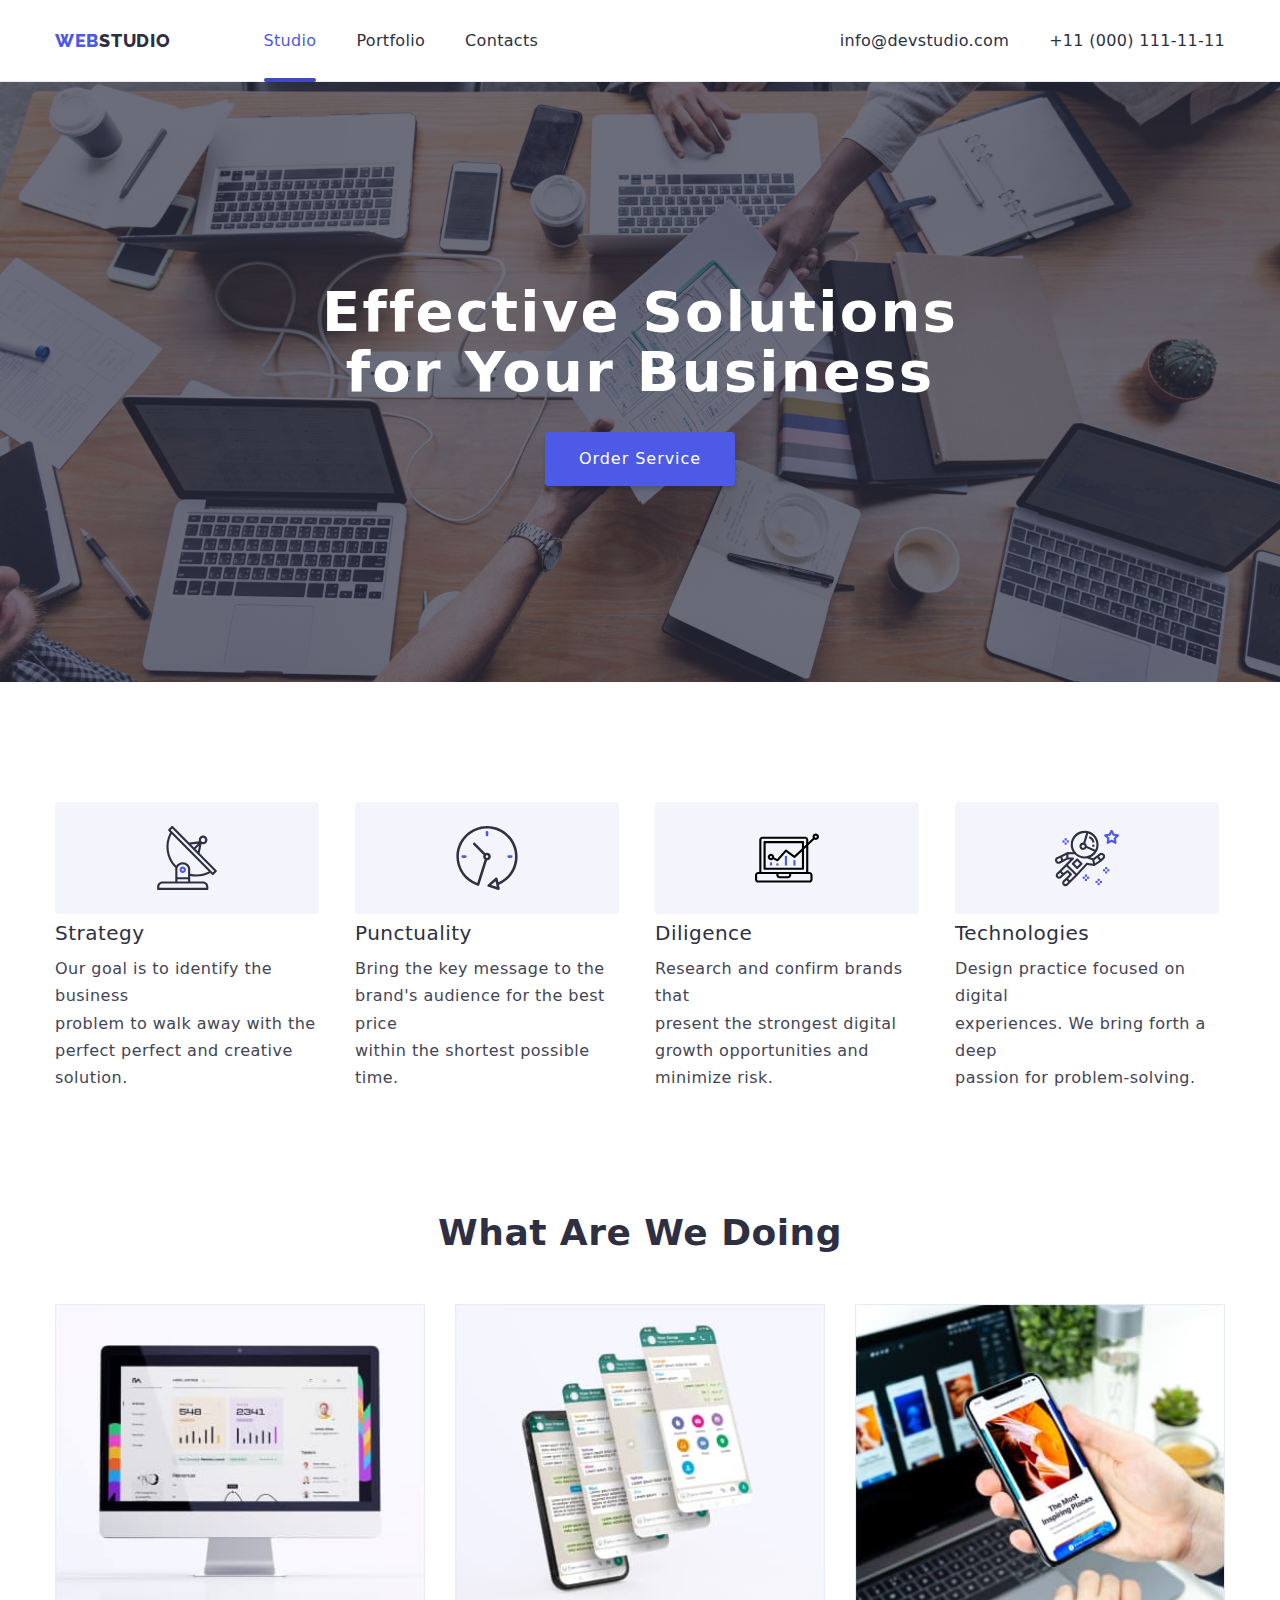
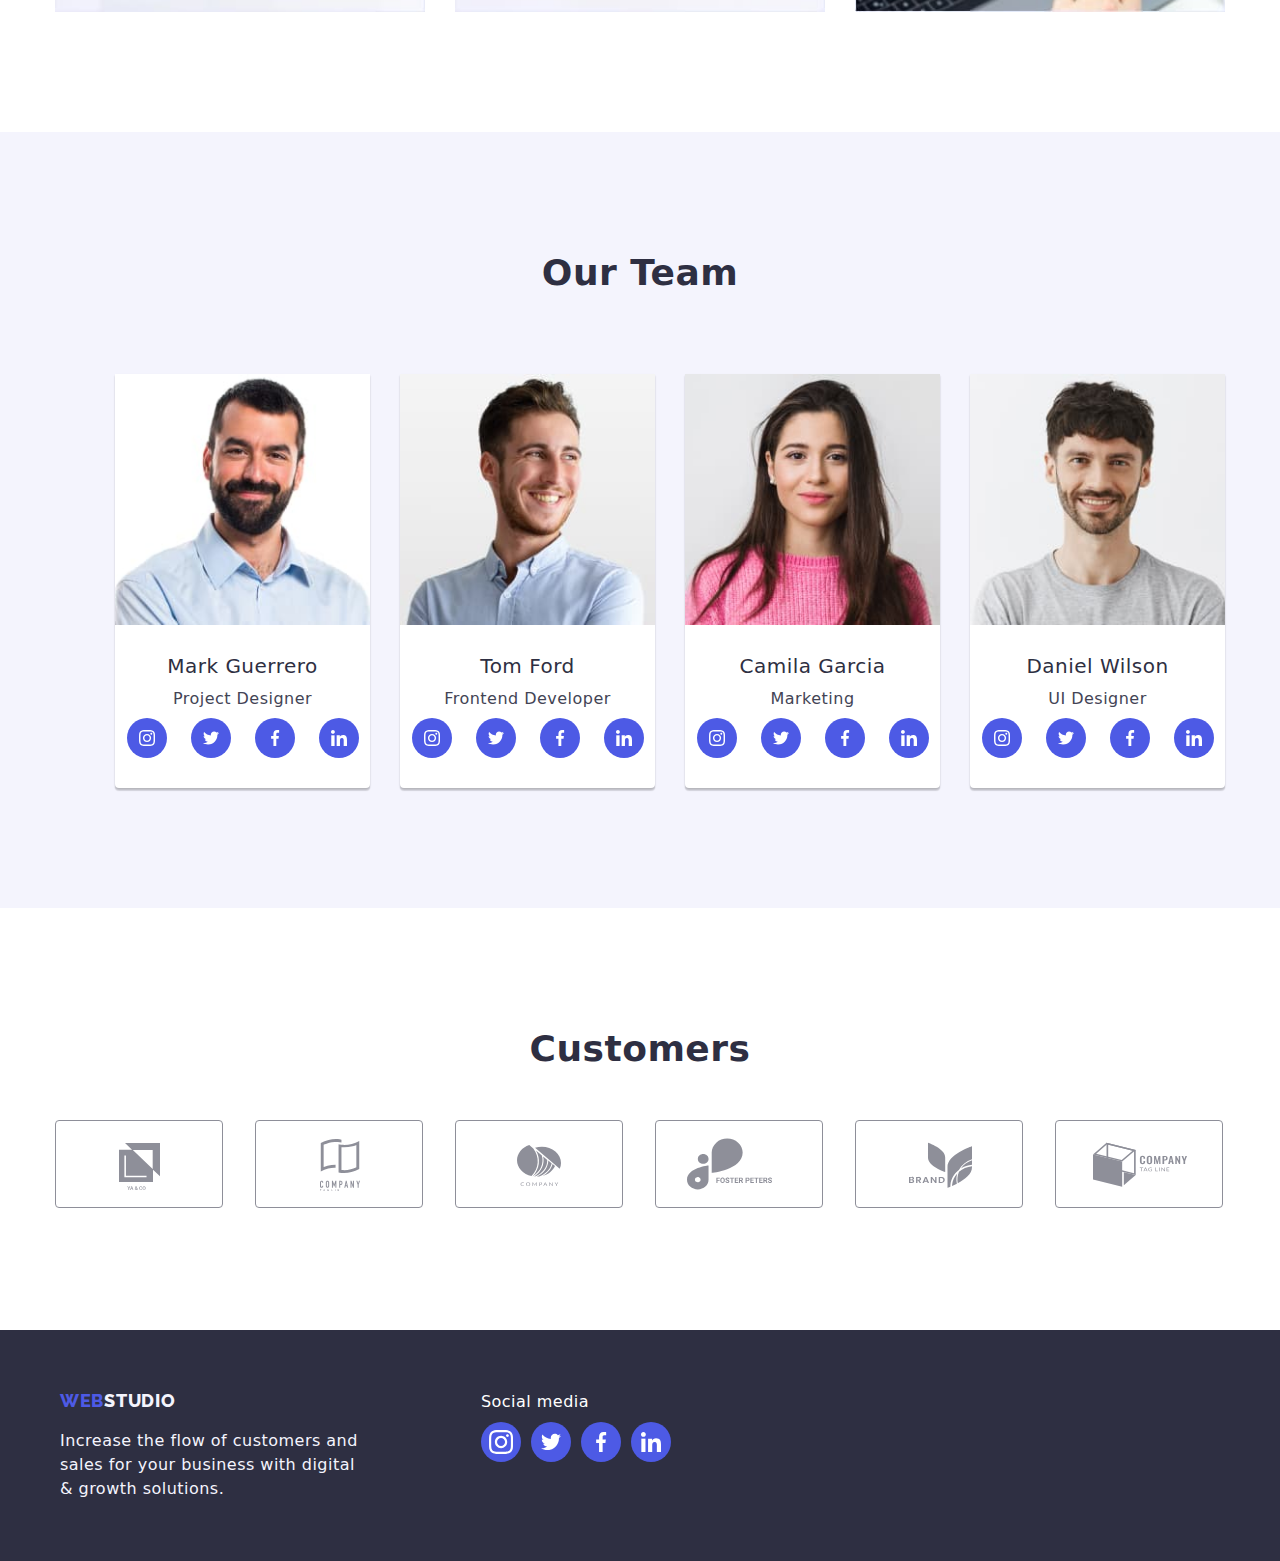
<file: index.html>
<!DOCTYPE html>
<html lang="en">
  <head>
    <meta charset="UTF-8" />
    <meta name="viewport" content="width=device-width, initial-scale=1.0" />
    <title>Studio</title>
    <link rel="stylesheet" href="./css/styles.css" />
    <link rel="preconnect" href="https://fonts.googleapis.com" />
    <link rel="preconnect" href="https://fonts.gstatic.com" />
    <link
      rel="stylesheet"
      href="https://fonts.googleapis.com/css2?family=Raleway:wght@800&family=Roboto:wght@400;500;700;900&display=swap"
    />
    <link
      rel="stylesheet"
      href="https://cdnjs.cloudflare.com/ajax/libs/modern-normalize/2.0.0/modern-normalize.min.css"
    />
  </head>
  <body>
    <!-- Header section -->
    <header class="page-header">
      <div class="container menu">
        <nav class="navigation">
          <a class="logo link" href="index.html">
            <span class="logo">WEB</span><span class="studio">STUDIO</span>
          </a>

          <ul class="nav-menu list">
            <li class="item">
              <a
                class="page link current"
                href="index.html"
                rel="nopener noreferrer"
                >Studio</a
              >
            </li>
            <li class="item">
              <a
                class="page link"
                href="portfolio.html"
                rel="nopener noreferrer"
                >Portfolio</a
              >
            </li>
            <li class="item">
              <a class="page link" href="">Contacts</a>
            </li>
          </ul>
        </nav>

        <!-- Contact Section-->
        <ul class="contacts-menu list">
          <li class="item">
            <a class="contact link" href="mailto:info@devstudio.com"
              >info@devstudio.com</a
            >
          </li>
          <li class="item">
            <a class="contact link" href="tel:+110001111111"
              >+11 (000) 111-11-11</a
            >
          </li>
        </ul>
      </div>
    </header>

    <!-- Main section -->
    <main>
      <!-- Section 1 -->
      <section class="hero">
        <div class="container">
          <h1 class="hero-title">
            Effective Solutions <br />
            for Your Business
          </h1>
          <button class="button primary" type="button" data-modal-open>
            Order Service
          </button>
        </div>
      </section>

      <!-- Section 2 -->
      <section class="section">
        <div class="container">
          <ul class="benefits list">
            <li class="item">
              <div class="icon">
                <svg class="item-icon" width="64px" height="64px">
                  <use href="./images/icons.svg#antenna-icon"></use>
                </svg>
              </div>
              <h3 class="title">Strategy</h3>
              <p class="description">
                Our goal is to identify the business <br />
                problem to walk away with the <br />
                perfect perfect and creative solution.
              </p>
            </li>
            <li class="item">
              <div class="icon">
                <svg class="item-icon" width="64px" height="64px">
                  <use href="./images/icons.svg#clock-icon"></use>
                </svg>
              </div>
              <h3 class="title">Punctuality</h3>
              <p class="description">
                Bring the key message to the <br />
                brand's audience for the best price <br />
                within the shortest possible time.
              </p>
            </li>
            <li class="item">
              <div class="icon">
                <svg class="item-icon" width="64px" height="64px">
                  <use href="./images/icons.svg#diagram-icon"></use>
                </svg>
              </div>
              <h3 class="title">Diligence</h3>
              <p class="description">
                Research and confirm brands that <br />
                present the strongest digital <br />
                growth opportunities and minimize risk.
              </p>
            </li>
            <li class="item">
              <div class="icon">
                <svg class="item-icon" width="64px" height="64px">
                  <use href="./images/icons.svg#astronaut-icon"></use>
                </svg>
              </div>
              <h3 class="title">Technologies</h3>
              <p class="description">
                Design practice focused on digital <br />
                experiences. We bring forth a deep <br />
                passion for problem-solving.
              </p>
            </li>
          </ul>
        </div>
      </section>

      <!-- Section 3 -->
      <section class="section no-top-padding">
        <div class="container">
          <!-- What We Do section -->
          <h2 class="section-title">What Are We Doing</h2>

          <ul class="what-we-do list">
            <li class="item">
              <img
                src="images/img-1.jpg"
                alt="Monitor"
                width="370"
                height="294"
                class="image"
              />
            </li>
            <li class="item">
              <img
                src="images/img-2.jpg"
                alt="Phone"
                width="370"
                height="294"
                class="image"
              />
            </li>
            <li class="item">
              <img
                src="images/img-3.jpg"
                alt="Application"
                width="370"
                height="294"
                class="image"
              />
            </li>
          </ul>
        </div>
      </section>

      <!-- Section 4 -->
      <section class="section bg-team">
        <div class="container">
          <!-- Our team section -->
          <h2 class="section-title">Our Team</h2>
          <ul class="team list">
            <li class="item">
              <img
                src="images/mark-guerrero.jpg"
                alt="Project Designer"
                width="270"
                height="260"
                class="image"
              />
              <h3 class="name">Mark Guerrero</h3>
              <p class="position">Project Designer</p>
              <ul class="social-team list">
                <li class="icon-item">
                  <a
                    class="link"
                    href="http://instagram.com"
                    target="_blank"
                    rel="nopener noreferrer"
                  >
                    <svg class="team-social-icon" width="16" height="16">
                      <use href="./images/icons.svg#instagram-icon"></use>
                    </svg>
                  </a>
                </li>
                <li class="icon-item">
                  <a
                    class="link"
                    href="http://twitter.com"
                    target="_blank"
                    rel="nopener noreferrer"
                  >
                    <svg class="team-social-icon" width="16" height="16">
                      <use href="./images/icons.svg#twitter-icon"></use>
                    </svg>
                  </a>
                </li>
                <li class="icon-item">
                  <a
                    class="link"
                    href="http://facebook.com"
                    target="_blank"
                    rel="nopener noreferrer"
                  >
                    <svg class="team-social-icon" width="16" height="16">
                      <use href="./images/icons.svg#facebook.icon"></use>
                    </svg>
                  </a>
                </li>
                <li class="icon-item">
                  <a
                    class="link"
                    href="http://linkedin.com"
                    target="_blank"
                    rel="nopener noreferrer"
                  >
                    <svg class="team-social-icon" width="16" height="16">
                      <use href="./images/icons.svg#linkedin-icon"></use>
                    </svg>
                  </a>
                </li>
              </ul>
            </li>

            <li class="item">
              <img
                src="images/tom-ford.jpg"
                alt="Frontend Developer"
                width="270"
                height="260"
                class="image"
              />
              <h3 class="name">Tom Ford</h3>
              <p class="position">Frontend Developer</p>
              <ul class="social-team list">
                <li class="icon-item">
                  <a
                    class="link"
                    href="http://instagram.com"
                    target="_blank"
                    rel="nopener noreferrer"
                  >
                    <svg class="team-social-icon" width="16" height="16">
                      <use href="./images/icons.svg#instagram-icon"></use>
                    </svg>
                  </a>
                </li>
                <li class="icon-item">
                  <a
                    class="link"
                    href="http://twitter.com"
                    target="_blank"
                    rel="nopener noreferrer"
                  >
                    <svg class="team-social-icon" width="16" height="16">
                      <use href="./images/icons.svg#twitter-icon"></use>
                    </svg>
                  </a>
                </li>
                <li class="icon-item">
                  <a
                    class="link"
                    href="http://facebook.com"
                    target="_blank"
                    rel="nopener noreferrer"
                  >
                    <svg class="team-social-icon" width="16" height="16">
                      <use href="./images/icons.svg#facebook.icon"></use>
                    </svg>
                  </a>
                </li>
                <li class="icon-item">
                  <a
                    class="link"
                    href="http://linkedin.com"
                    target="_blank"
                    rel="nopener noreferrer"
                  >
                    <svg class="team-social-icon" width="16" height="16">
                      <use href="./images/icons.svg#linkedin-icon"></use>
                    </svg>
                  </a>
                </li>
              </ul>
            </li>
            <li class="item">
              <img
                src="images/camila-garcia.jpg"
                alt="Marketing"
                width="270"
                height="260"
                class="image"
              />
              <h3 class="name">Camila Garcia</h3>
              <p class="position">Marketing</p>
              <ul class="social-team list">
                <li class="icon-item">
                  <a
                    class="link"
                    href="http://instagram.com"
                    target="_blank"
                    rel="nopener noreferrer"
                  >
                    <svg class="team-social-icon" width="16" height="16">
                      <use href="./images/icons.svg#instagram-icon"></use>
                    </svg>
                  </a>
                </li>
                <li class="icon-item">
                  <a
                    class="link"
                    href="http://twitter.com"
                    target="_blank"
                    rel="nopener noreferrer"
                  >
                    <svg class="team-social-icon" width="16" height="16">
                      <use href="./images/icons.svg#twitter-icon"></use>
                    </svg>
                  </a>
                </li>
                <li class="icon-item">
                  <a
                    class="link"
                    href="http://facebook.com"
                    target="_blank"
                    rel="nopener noreferrer"
                  >
                    <svg class="team-social-icon" width="16" height="16">
                      <use href="./images/icons.svg#facebook.icon"></use>
                    </svg>
                  </a>
                </li>
                <li class="icon-item">
                  <a
                    class="link"
                    href="http://linkedin.com"
                    target="_blank"
                    rel="nopener noreferrer"
                  >
                    <svg class="team-social-icon" width="16" height="16">
                      <use href="./images/icons.svg#linkedin-icon"></use>
                    </svg>
                  </a>
                </li>
              </ul>
            </li>
            <li class="item">
              <img
                src="images/daniel-wilson.jpg"
                alt="UI Designer"
                width="270"
                height="260"
                class="image"
              />
              <h3 class="name">Daniel Wilson</h3>
              <p class="position">UI Designer</p>
              <ul class="social-team list">
                <li class="icon-item">
                  <a
                    class="link"
                    href="http://instagram.com"
                    target="_blank"
                    rel="nopener noreferrer"
                  >
                    <svg class="team-social-icon" width="16" height="16">
                      <use href="./images/icons.svg#instagram-icon"></use>
                    </svg>
                  </a>
                </li>
                <li class="icon-item">
                  <a
                    class="link"
                    href="http://twitter.com"
                    target="_blank"
                    rel="nopener noreferrer"
                  >
                    <svg class="team-social-icon" width="16" height="16">
                      <use href="./images/icons.svg#twitter-icon"></use>
                    </svg>
                  </a>
                </li>
                <li class="icon-item">
                  <a
                    class="link"
                    href="http://facebook.com"
                    target="_blank"
                    rel="nopener noreferrer"
                  >
                    <svg class="team-social-icon" width="16" height="16">
                      <use href="./images/icons.svg#facebook.icon"></use>
                    </svg>
                  </a>
                </li>
                <li class="icon-item">
                  <a
                    class="link"
                    href="http://linkedin.com"
                    target="_blank"
                    rel="nopener noreferrer"
                  >
                    <svg class="team-social-icon" width="16" height="16">
                      <use href="./images/icons.svg#linkedin-icon"></use>
                    </svg>
                  </a>
                </li>
              </ul>
            </li>
          </ul>
        </div>
      </section>

      <!-- Customers Section -->
      <section class="section">
        <div class="container">
          <!-- Customers -->
          <h2 class="section-title">Customers</h2>
          <ul class="partners list">
            <li class="item">
              <a class="customer-link link" href="" aria-label="Client 1"
                ><svg class="customer-icon" width="104" height="56">
                  <use href="./images/icons.svg#client-1-icon"></use></svg
              ></a>
            </li>
            <li class="item">
              <a class="customer-link link" href="" aria-label="Client 2"
                ><svg class="customer-icon" width="104" height="56">
                  <use href="./images/icons.svg#client-2-icon"></use></svg
              ></a>
            </li>
            <li class="item">
              <a class="customer-link link" href="" aria-label="Client 3"
                ><svg class="customer-icon" width="104" height="56">
                  <use href="./images/icons.svg#client-3-icon"></use></svg
              ></a>
            </li>
            <li class="item">
              <a class="customer-link link" href="" aria-label="Client 4"
                ><svg class="customer-icon" width="104" height="56">
                  <use href="./images/icons.svg#client-4-icon"></use></svg
              ></a>
            </li>
            <li class="item">
              <a class="customer-link link" href="" aria-label="Client 5"
                ><svg class="customer-icon" width="104" height="56">
                  <use href="./images/icons.svg#client-5-icon"></use></svg
              ></a>
            </li>
            <li class="item">
              <a class="customer-link link" href="" aria-label="Client 6"
                ><svg class="customer-icon" width="104" height="56">
                  <use href="./images/icons.svg#client-6-icon"></use></svg
              ></a>
            </li>
          </ul>
        </div>
      </section>
    </main>

    <!-- Footer section -->
    <footer class="page-footer">
      <div class="container">
        <!-- Main footer -->
        <div class="footer">
          <div class="footer-address">
            <a class="logo link" href="index.html">
              <span class="logo">WEB</span
              ><span class="studio-footer">STUDIO</span>
            </a>
            <p class="footer-description">
              Increase the flow of customers and<br />
              sales for your business with digital<br />
              & growth solutions.
            </p>
          </div>

          <div class="footer-block">
            <b class="footer-heading">Social media</b>
            <ul class="social-footer list">
              <li class="icon-item">
                <a
                  class="link"
                  href="http://instagram.com"
                  target="_blank"
                  rel="nopener noreferrer"
                  aria-label="Link to Instagram"
                >
                  <svg class="footer-social-icon" width="24" height="24">
                    <use href="./images/icons.svg#instagram-icon"></use>
                  </svg>
                </a>
              </li>
              <li class="icon-item">
                <a
                  class="link"
                  href="http://twitter.com"
                  target="_blank"
                  rel="nopener noreferrer"
                  aria-label="Link to Twitter"
                >
                  <svg class="footer-social-icon" width="20" height="20">
                    <use href="./images/icons.svg#twitter-icon"></use>
                  </svg>
                </a>
              </li>
              <li class="icon-item">
                <a
                  class="link"
                  href="http://facebook.com"
                  target="_blank"
                  rel="nopener noreferrer"
                  aria-label="Link to Facebook"
                >
                  <svg class="footer-social-icon" width="20" height="20">
                    <use href="./images/icons.svg#facebook.icon"></use>
                  </svg>
                </a>
              </li>
              <li class="icon-item">
                <a
                  class="link"
                  href="http://linkedin.com"
                  target="_blank"
                  rel="nopener noreferrer"
                  aria-label="Link to LinkedIn"
                >
                  <svg class="footer-social-icon" width="20" height="20">
                    <use href="./images/icons.svg#linkedin-icon"></use>
                  </svg>
                </a>
              </li>
            </ul>
          </div>
        </div>
      </div>
    </footer>

    <!-- MODAL -->
    <div class="backdrop is-hidden" data-modal>
      <div class="modal">
        <button type="button" class="modal-close" data-modal-close>
          <svg class="modal-close-icon" width="8" height="8">
            <use href="./images/icons.svg#close-icon"></use>
          </svg>
        </button>
      </div>
    </div>

    <!-- AOS SCRIPTS -->
    <script src="https://unpkg.com/aos@2.3.1/dist/aos.js"></script>

    <!-- INITIALIZE AOS -->
    <script>
      AOS.init();
    </script>

    <!-- MODAL SCRIPT -->
    <script src="./js/modal.js"></script>
  </body>
</html>
</file>
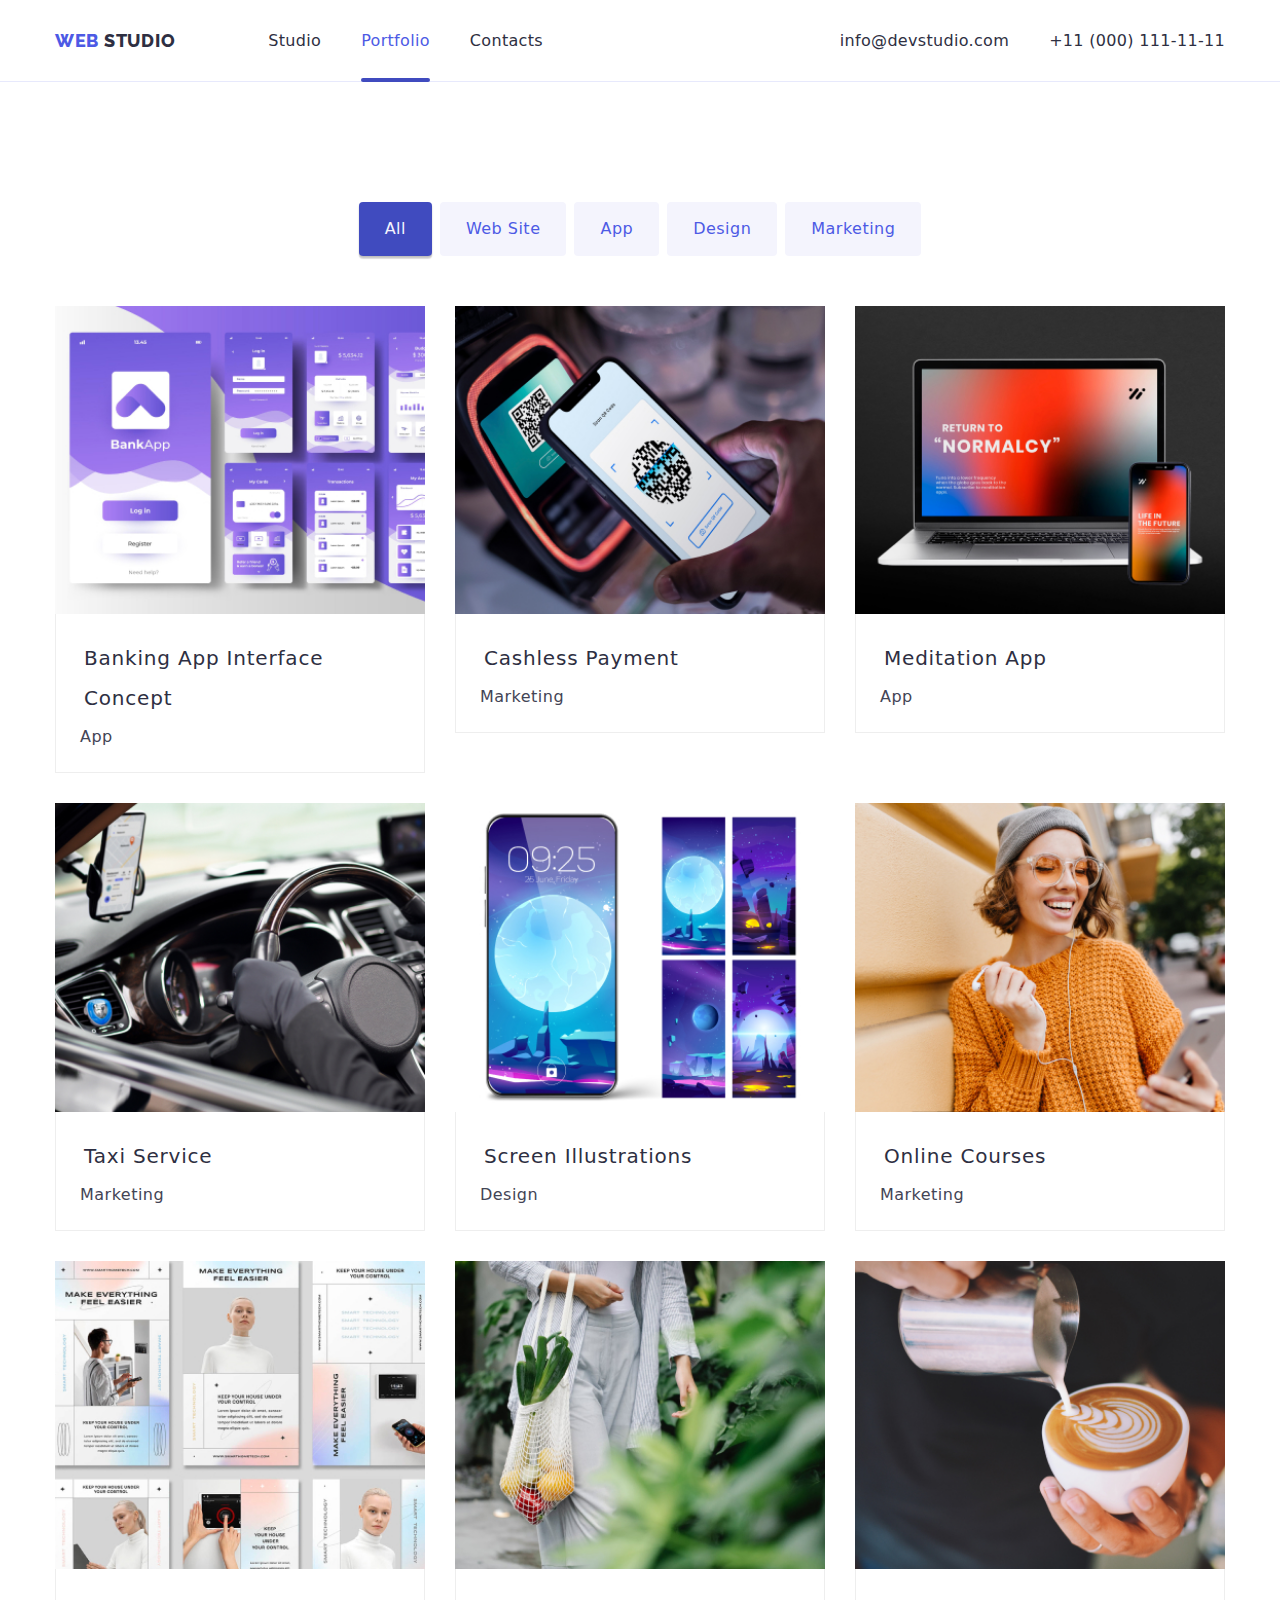
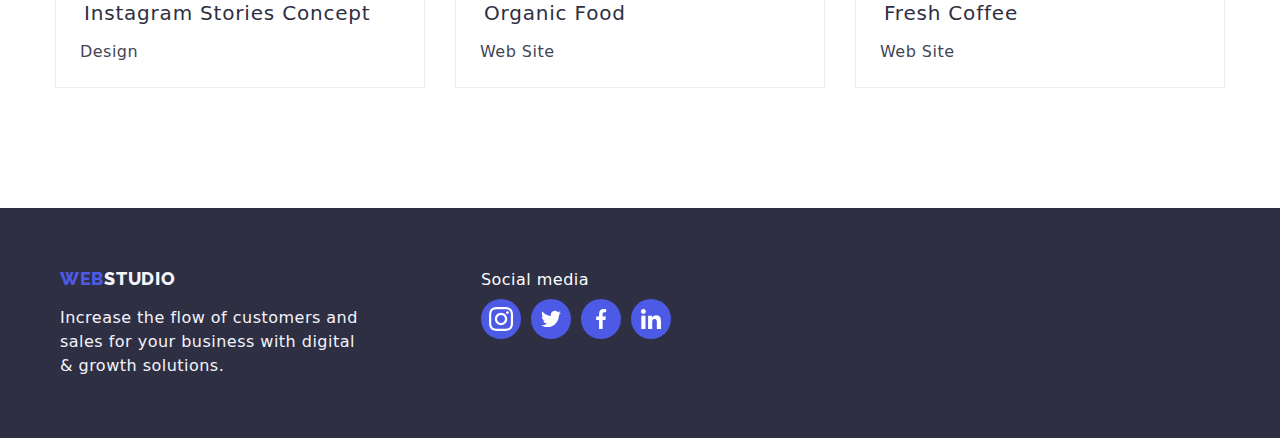
<file: portfolio.html>
<!DOCTYPE html>
<html lang="en">
  <head>
    <meta charset="UTF-8" />
    <meta name="viewport" content="width=device-width, initial-scale=1.0" />
    <title>Portfolio</title>
    <link rel="stylesheet" href="./css/styles.css" />
    <link rel="preconnect" href="https://fonts.googleapis.com" />
    <link rel="preconnect" href="https://fonts.gstatic.com" />
    <link
      rel="stylesheet"
      href="https://fonts.googleapis.com/css2?family=Raleway:wght@800&family=Roboto:wght@400;500;700;900&display=swap"
    />
    <link
      rel="stylesheet"
      href="https://cdnjs.cloudflare.com/ajax/libs/modern-normalize/2.0.0/modern-normalize.min.css"
    />
  </head>
  <body>
    <!-- Header section -->
    <header class="page-header">
      <div class="container menu">
        <nav class="navigation">
          <a class="logo link" href="index.html">
            <span class="logo">WEB</span> <span class="studio">STUDIO</span>
          </a>

          <ul class="nav-menu list">
            <li class="item">
              <a class="page link" href="index.html" rel="nopener noreferrer"
                >Studio</a
              >
            </li>
            <li class="item">
              <a
                class="page link current"
                href="portfolio.html"
                rel="nopener noreferrer"
                >Portfolio</a
              >
            </li>
            <li class="item">
              <a class="page link" href="">Contacts</a>
            </li>
          </ul>
        </nav>

        <!-- Contact Section-->
        <ul class="contacts-menu list">
          <li class="item">
            <a class="contact link" href="mailto:info@devstudio.com"
              >info@devstudio.com</a
            >
          </li>
          <li class="item">
            <a class="contact link" href="tel:+110001111111"
              >+11 (000) 111-11-11</a
            >
          </li>
        </ul>
      </div>
    </header>
    <!-- Main section -->
    <main>
      <!-- Buttons Section -->
      <section class="section">
        <div class="container">
          <ul class="filters list">
            <li class="space">
              <button class="button filter current" type="button">All</button>
            </li>
            <li class="space">
              <button class="button filter" type="button">Web Site</button>
            </li>
            <li class="space">
              <button class="button filter" type="button">App</button>
            </li>
            <li class="space">
              <button class="button filter" type="button">Design</button>
            </li>
            <li class="space">
              <button class="button filter" type="button">Marketing</button>
            </li>
          </ul>
          <!-- Row Section -->
          <ul class="projects list">
            <li class="project-card">
              <a href="" class="project link">
                <div class="cover-wrap">
                  <img
                    class="image"
                    src="images/row1-card1.jpg"
                    alt="Banking App Interface Concept"
                    width="370"
                    height="294"
                  />
                  <p class="cover-text">
                    14 Stylish and User-Friendly App Design <br />
                    Concepts · Task Manager App · Calorie <br />
                    Tracker App · Exotic Fruit Ecommerce <br />
                    App · Cloud Storage App
                  </p>
                </div>
                <div class="substrate">
                  <h2 class="name">Banking App Interface Concept</h2>
                  <p class="type">App</p>
                </div>
              </a>
            </li>
            <li class="project-card">
              <a href="" class="project link">
                <div class="cover-wrap">
                  <img
                    class="image"
                    src="images/row1-card2.jpg"
                    alt="Cashless Payment"
                    width="370"
                    height="294"
                  />
                  <p class="cover-text">
                    14 Stylish and User-Friendly App Design <br />
                    Concepts · Task Manager App · Calorie <br />
                    Tracker App · Exotic Fruit Ecommerce <br />
                    App · Cloud Storage App
                  </p>
                </div>
                <div class="substrate">
                  <h2 class="name">Cashless Payment</h2>
                  <p class="type">Marketing</p>
                </div>
              </a>
            </li>
            <li class="project-card">
              <a href="" class="project link">
                <div class="cover-wrap">
                  <img
                    class="image"
                    src="images/row1-card3.jpg"
                    alt="Meditation App"
                    width="370"
                    height="294"
                  />
                  <p class="cover-text">
                    14 Stylish and User-Friendly App Design <br />
                    Concepts · Task Manager App · Calorie <br />
                    Tracker App · Exotic Fruit Ecommerce <br />
                    App · Cloud Storage App
                  </p>
                </div>

                <div class="substrate">
                  <h2 class="name">Meditation App</h2>
                  <p class="type">App</p>
                </div>
              </a>
            </li>
            <li class="project-card">
              <a href="" class="project link">
                <div class="cover-wrap">
                  <img
                    class="image"
                    src="images/row2-card1.jpg"
                    alt="Banking App Interface Concept"
                    width="370"
                    height="294"
                  />
                  <p class="cover-text">
                    14 Stylish and User-Friendly App Design <br />
                    Concepts · Task Manager App · Calorie <br />
                    Tracker App · Exotic Fruit Ecommerce <br />
                    App · Cloud Storage App
                  </p>
                </div>
                <div class="substrate">
                  <h2 class="name">Taxi Service</h2>
                  <p class="type">Marketing</p>
                </div>
              </a>
            </li>
            <li class="project-card">
              <a href="" class="project link">
                <div class="cover-wrap">
                  <img
                    class="image"
                    src="images/row2-card2.jpg"
                    alt="Cashless Payment"
                    width="370"
                    height="294"
                  />
                  <p class="cover-text">
                    14 Stylish and User-Friendly App Design <br />
                    Concepts · Task Manager App · Calorie <br />
                    Tracker App · Exotic Fruit Ecommerce <br />
                    App · Cloud Storage App
                  </p>
                </div>
                <div class="substrate">
                  <h2 class="name">Screen Illustrations</h2>
                  <p class="type">Design</p>
                </div>
              </a>
            </li>
            <li class="project-card">
              <a href="" class="project link">
                <div class="cover-wrap">
                  <img
                    class="image"
                    src="images/row2-card3.jpg"
                    alt="Meditation App"
                    width="370"
                    height="294"
                  />
                  <p class="cover-text">
                    14 Stylish and User-Friendly App Design <br />
                    Concepts · Task Manager App · Calorie <br />
                    Tracker App · Exotic Fruit Ecommerce <br />
                    App · Cloud Storage App
                  </p>
                </div>
                <div class="substrate">
                  <h2 class="name">Online Courses</h2>
                  <p class="type">Marketing</p>
                </div>
              </a>
            </li>
            <li class="project-card">
              <a href="" class="project link">
                <div class="cover-wrap">
                  <img
                    class="image"
                    src="images/row3-card1.jpg"
                    alt="Banking App Interface Concept"
                    width="370"
                    height="294"
                  />
                  <p class="cover-text">
                    14 Stylish and User-Friendly App Design <br />
                    Concepts · Task Manager App · Calorie <br />
                    Tracker App · Exotic Fruit Ecommerce <br />
                    App · Cloud Storage App
                  </p>
                </div>
                <div class="substrate">
                  <h2 class="name">Instagram Stories Concept</h2>
                  <p class="type">Design</p>
                </div>
              </a>
            </li>
            <li class="project-card">
              <a href="" class="project link">
                <div class="cover-wrap">
                  <img
                    class="image"
                    src="images/row3-card2.jpg"
                    alt="Cashless Payment"
                    width="370"
                    height="294"
                  />
                  <p class="cover-text">
                    14 Stylish and User-Friendly App Design <br />
                    Concepts · Task Manager App · Calorie <br />
                    Tracker App · Exotic Fruit Ecommerce <br />
                    App · Cloud Storage App
                  </p>
                </div>
                <div class="substrate">
                  <h2 class="name">Organic Food</h2>
                  <p class="type">Web Site</p>
                </div>
              </a>
            </li>
            <li class="project-card">
              <a href="" class="project link">
                <div class="cover-wrap">
                  <img
                    class="image"
                    src="images/row3-card3.jpg"
                    alt="Meditation App"
                    width="370"
                    height="294"
                  />
                  <p class="cover-text">
                    14 Stylish and User-Friendly App Design <br />
                    Concepts · Task Manager App · Calorie <br />
                    Tracker App · Exotic Fruit Ecommerce <br />
                    App · Cloud Storage App
                  </p>
                </div>
                <div class="substrate">
                  <h2 class="name">Fresh Coffee</h2>
                  <p class="type">Web Site</p>
                </div>
              </a>
            </li>
          </ul>
        </div>
      </section>
      <!-- Footer section -->
      <footer class="page-footer">
        <div class="container">
          <!-- Main footer -->
          <div class="footer">
            <div class="footer-address">
              <a class="logo link" href="index.html">
                <span class="logo">WEB</span
                ><span class="studio-footer">STUDIO</span>
              </a>
              <p class="footer-description">
                Increase the flow of customers and<br />
                sales for your business with digital<br />
                & growth solutions.
              </p>
            </div>

            <div class="footer-block">
              <b class="footer-heading">Social media</b>
              <ul class="social-footer list">
                <li class="icon-item">
                  <a
                    class="link"
                    href="http://instagram.com"
                    target="_blank"
                    rel="nopener noreferrer"
                    aria-label="Link to Instagram"
                  >
                    <svg class="footer-social-icon" width="24" height="24">
                      <use href="./images/icons.svg#instagram-icon"></use>
                    </svg>
                  </a>
                </li>
                <li class="icon-item">
                  <a
                    class="link"
                    href="http://twitter.com"
                    target="_blank"
                    rel="nopener noreferrer"
                    aria-label="Link to Twitter"
                  >
                    <svg class="footer-social-icon" width="20" height="20">
                      <use href="./images/icons.svg#twitter-icon"></use>
                    </svg>
                  </a>
                </li>
                <li class="icon-item">
                  <a
                    class="link"
                    href="http://facebook.com"
                    target="_blank"
                    rel="nopener noreferrer"
                    aria-label="Link to Facebook"
                  >
                    <svg class="footer-social-icon" width="20" height="20">
                      <use href="./images/icons.svg#facebook.icon"></use>
                    </svg>
                  </a>
                </li>
                <li class="icon-item">
                  <a
                    class="link"
                    href="http://linkedin.com"
                    target="_blank"
                    rel="nopener noreferrer"
                    aria-label="Link to LinkedIn"
                  >
                    <svg class="footer-social-icon" width="20" height="20">
                      <use href="./images/icons.svg#linkedin-icon"></use>
                    </svg>
                  </a>
                </li>
              </ul>
            </div>
          </div>
        </div>
      </footer>
    </main>
  </body>
</html>
</file>
<file: css/styles.css>
:root {
  --iris: #4d5ae5;
  --navyblue: #2e2f42;
  --black: #000000;
  --slate: #434455;
  --white: #ffffff;
  --ocean: #404bbf;
  --cloud: #f4f4fd;
  --cornflower: #e7e9fc;
  --green: #31d0aa;
  --lightsalte: #8e8f99;
  --navybluemodal: #2e2f42;
  --dairy: #fcfcfc;
}

body {
  background-color: var(--white);
  font-family: "roboto", sans-serif;
  font-size: 16px;
  letter-spacing: 0.03em;
  color: var(--slate);
}

h1,
h2,
h3,
h4,
h5,
h6,
p {
  margin: 0px;
}

html {
  box-sizing: border-box;
}

*,
*::before,
*::after {
  box-sizing: inherit;
}

img {
  display: block;
  max-width: 100%;
  height: auto;
}

.list {
  list-style-type: none;
  padding: 0;
  margin: 0;
}

.link {
  text-decoration: none;
  color: inherit;
}

.container {
  width: 1200px;
  padding-left: 15px;
  padding-right: 15px;
  margin-left: auto;
  margin-right: auto;
}
/* Header */
.page-header {
  border-bottom: 1px solid var(--cornflower);
}

.logo.link {
  text-decoration: none;
  font-family: "raleway", sans-serif;
  font-size: 18px;
  font-weight: 800;
  line-height: 1.17;
  letter-spacing: 0.04em;
}

.logo {
  color: var(--iris);
}

.studio {
  color: var(--navyblue);
}

.nav-menu {
  margin-left: 93px;
  gap: 40px;
}

.nav-menu .item:not(:last-child) .contacts-menu .item:not(:last-child) {
  margin-right: 50px;
}

.menu,
.navigation,
.nav-menu,
.contacts-menu {
  display: flex;
  align-items: center;
}

.nav-menu .page,
.contacts-menu .contact {
  text-decoration: none;
  color: var(--navyblue);
  font-size: 16px;
  font-weight: 500;
  line-height: 1.14;
  letter-spacing: 0.02em;
  display: block;
  padding-top: 32px;
  padding-bottom: 31px;
  transition: color 250ms ease-in-out;
}

.page {
  position: relative;
  color: var(--ocean);
}

.page::after {
  content: "";
  position: absolute;
  left: 0;
  bottom: -1px;
  width: 0;
  height: 4px;
  border-radius: 2px;
  transition: width 250ms ease-in-out, background-color 250ms ease-in-out;
}

.page.current::after {
  width: 100%;
  background-color: var(--ocean);
}

.page:hover::after,
.page:focus::after {
  width: 100%;
  background-color: var(--ocean);
}
/* Contact */
.contacts-menu .contact {
  font-weight: 400;
}

.contacts-menu {
  margin-left: auto;
  gap: 40px;
}

.contact-menu .contact {
  text-decoration: none;
  color: var(--slate);
  line-height: 1.14;
  letter-spacing: 0.02em;
}

.nav-menu .page:hover,
.nav-menu .page:focus,
.nav-menu .page.current,
.contacts-menu .contact:hover,
.contacts-menu .contact:focus {
  color: var(--iris);
}
/* Section 1 */
.hero {
  padding-top: 200px;
  padding-bottom: 200px;
  text-align: center;
  height: 600px;
  background-image: linear-gradient(
      rgba(46, 47, 66, 0.7),
      rgba(46, 47, 66, 0.7)
    ),
    url(../images/people-office.jpg);
  background-position: center;
  background-size: cover;
  background-repeat: no-repeat;
}

.hero-title {
  color: var(--white);
  font-size: 56px;
  line-height: 1.07;
  letter-spacing: 0.04em;
  margin-bottom: 30px;
}

.button.primary {
  color: var(--white);
  background: var(--iris);
  line-height: 1.87;
  letter-spacing: 0.06em;
  padding: 10px 32px;
  font-size: 16px;
  font-weight: 500;
  box-shadow: 0px 4px 4px rgba(0, 0, 0, 0.15);
}

.button.primary:hover,
.button.primary:focus {
  background-color: var(--ocean);
  box-shadow: 0px 3px 1px rgba(0, 0, 0, 0.1), 0px 1px 2px rgba(0, 0, 0, 0.08),
    0px 2px 2px rgba(0, 0, 0, 0.12);
}
/* Section 2 */
.section {
  padding-top: 120px;
  padding-bottom: 120px;
}

.benefits {
  display: flex;
  flex-wrap: wrap;
  margin-left: -30px;
  margin-top: -30px;
}

.benefits .item {
  flex-basis: calc(100% / 4 - 30px);
  margin-left: 30px;
  margin-top: 30px;
}

.icon {
  width: 264px;
  height: 112px;
  border-radius: 4px;
  background: var(--cloud);
  display: flex;
  justify-content: center;
  align-items: center;
  margin-bottom: 8px;
}

.benefits .title {
  color: var(--navyblue);
  font-size: 20px;
  font-weight: 500;
  line-height: 1.14;
  margin-bottom: 10px;
}

.benefits .description {
  color: var(--slate);
  font-size: 16px;
  font-weight: 400;
  line-height: 1.71;
}

.section-title {
  color: var(--navyblue);
  font-size: 36px;
  line-height: 1.17;
  font-weight: 700;
  text-align: center;
  margin-bottom: 50px;
}

/* Section 3*/
.section.no-top-padding {
  padding-top: 0;
}

.what-we-do {
  display: flex;
  flex-wrap: wrap;
  margin-left: -30px;
  margin-top: -30px;
}

.what-we-do .item {
  flex-basis: calc(100% / 3 - 30px);
  margin-left: 30px;
  margin-top: 30px;
}

/* Section 4 */
.bg-team {
  background-color: var(--cloud);
}

.team {
  display: flex;
  flex-wrap: wrap;
  margin-left: 30px;
  margin-top: 30px;
}

.team .item {
  border-radius: 0px 0px 4px 4px;
  background: var(--white, #fff);
  box-shadow: 0px 3px 1px rgba(0, 0, 0, 0.1), 0px 1px 2px rgba(0, 0, 0, 0.08),
    0px 2px 2px rgba(0, 0, 0, 0.12);
  padding-bottom: 30px;
  flex-basis: calc(100% / 4 - 30px);
  margin-left: 30px;
  margin-top: 30px;
}

.team .name {
  color: var(--navyblue);
  font-size: 20px;
  font-weight: 500;
  padding-top: 30px;
  padding-bottom: 10px;
}

.team .position {
  color: var(--slate);
  font-size: 16px;
  font-weight: 400;
}

.team .name,
.team .position {
  text-align: center;
  line-height: 1.19;
}

.social-team {
  display: flex;
  justify-content: center;
  gap: 24px;
  padding-top: 10px;
}

.social-team .link {
  width: 100%;
  height: 100%;
  border-radius: 50%;
  display: flex;
  justify-content: center;
  align-items: center;
  color: var(--white);
  background-color: var(--iris);
  transition: background-color 250ms ease-in-out;
}

.social-team .link:hover,
.social-team .link:focus {
  background-color: var(--ocean);
}

.icon-item {
  width: 40px;
  height: 40px;
}

.team-social-icon {
  fill: currentColor;
}

/* Customers */
.partners {
  display: flex;
  gap: 30px;
}

.partners .item {
  width: calc((100% - 150px) / 6);
  height: 90px;
}

.customer-link {
  width: 168px;
  height: 88px;
  border: 1px solid #8e8f99;
  border-radius: 4px;
  display: flex;
  justify-content: center;
  align-items: center;
  color: #8e8f99;
  transition: color 250ms ease-in-out, background-color 250ms ease-in-out;
}

.customer-link:hover,
.customer-link:focus {
  border-color: #404bbf;
  color: #404bbf;
}

.customer-icon {
  fill: currentColor;
}

/* Footer */
.page-footer {
  background: var(--navyblue);
  padding-top: 60px;
  padding-bottom: 60px;
  padding-left: 60px;
}

.footer {
  display: flex;
  flex-wrap: wrap;
  margin-top: -12px;
  margin-left: -50px;
  align-items: baseline;
}
.footer-address {
  margin-top: 12px;
  margin-left: 25px;
}

.logo.footer {
  margin-bottom: 20px;
}

.studio-footer {
  color: var(--cloud);
}

.footer-description {
  color: var(--cloud);
  padding-top: 17px;
  font-size: 16px;
  font-weight: 400;
  line-height: 1.5;
}

.footer-block {
  margin-top: 12px;
  margin-left: 123px;
}

.footer-heading {
  color: var(--white, #fff);
  font-size: 16px;
  font-weight: 500;
}
.social-footer {
  padding-top: 10px;
  display: flex;
  justify-content: flex-start;
  gap: 10px;
}

.icon-item {
  width: 40px;
  height: 40px;
}

.social-footer .link {
  width: 100%;
  height: 100%;
  border-radius: 50%;
  display: flex;
  justify-content: center;
  align-items: center;
  color: var(--white);
  background-color: var(--iris);
  transition: background-color 250ms ease-in-out;
}

.social-footer .link:hover,
.social-footer .link:focus {
  background-color: var(--green);
}

.footer-social-icon {
  fill: currentColor;
}

/* Portfolio CSS*/

.filters {
  display: flex;
  justify-content: center;
  margin-bottom: 50px;
}

.button {
  border-color: transparent;
  font-family: inherit;
  font-size: 16px;
  letter-spacing: 0.03em;
  cursor: pointer;
  border-radius: 4px;
  transition: background-color 250ms ease-in-out, box-shadow 250ms ease-in-out,
    color 250ms ease-in-out;
}

.button.filter {
  background: var(--cloud);
  color: var(--iris);
  font-weight: 500;
  line-height: 1.62;
  padding: 12px 24px;
}

.filters .space + .space {
  margin-left: 8px;
}

.button.filter:hover,
.button.filter:focus,
.button.filter.current {
  background-color: var(--ocean);
  color: var(--cloud);
  box-shadow: 0px 3px 1px rgba(0, 0, 0, 0.1), 0px 1px 2px rgba(0, 0, 0, 0.08),
    0px 2px 2px rgba(0, 0, 0, 0.12);
}

/* Row Section */
.projects {
  display: flex;
  flex-wrap: wrap;
  margin-left: -30px;
  margin-top: -30px;
}

.project-card {
  flex-basis: calc(100% / 3 - 30px);
  margin-left: 30px;
  margin-top: 30px;
  transition: box-shadow 250ms ease-in-out;
}

.project-card:hover {
  box-shadow: 0px 2px 1px 0px rgba(46, 47, 66, 0.08),
    0px 1px 1px 0px rgba(46, 47, 66, 0.16),
    0px 1px 6px 0px rgba(46, 47, 66, 0.08);
}

.cover-wrap {
  position: relative;
  overflow: hidden;
}

.cover-text {
  position: absolute;
  top: 0;
  height: 100%;
  width: 100%;
  padding: 40px 32px 164px 32px;
  font-size: 16px;
  line-height: 24px; /* 150% */
  letter-spacing: 0.32px;
  color: var(--cloud);
  background-color: var(--iris);
  transform: translateY(101%);
  transition: transform 250ms ease-in-out;
}

.project:hover .cover-text {
  transform: translateY(0);
}

.substrate {
  background-color: var(--white);
  padding: 20px 24px;
  border: 1px solid #eeeeee;
  border-top: 0;
}

.project .name {
  font-size: 20px;
  font-weight: 500;
  line-height: 2;
  letter-spacing: 0.04em;
  color: var(--navyblue);
  margin: 4px;
}

.project .type {
  color: var(--slate);
  font-weight: 400;
  line-height: 1.87;
  font-size: 16px;
}

/* For Modal*/
.backdrop {
  position: fixed;
  top: 0;
  left: 0;
  width: 100%;
  height: 100%;
  background-color: rgba(0, 0, 0, 0.2);
  opacity: 1;
  transition: opacity 250ms cubic-bezier(0.4, 0, 0.2, 1);
}

.is-hidden {
  visibility: none;
  opacity: 0;
  pointer-events: none;
}

.modal {
  position: absolute;
  top: 50%;
  left: 50%;
  min-width: 408px;
  min-height: 584px;
  background-color: var(--dairy);
  border-radius: 4px;
  transform: translate(-50%, -50%) scale(1);
  transition: transform 250ms cubic-bezier(0.4, 0, 0.2, 1);
}

.backdrop.is-hidden .modal {
  transform: translate(-50%, -50%) scale(0);
}

.modal-close {
  position: absolute;
  top: 24px;
  right: 24px;
  padding: 0;
  display: flex;
  justify-content: center;
  align-items: center;
  width: 24px;
  height: 24px;
  background-color: var(--cornflower);
  color: var(--navyblue);
  border: 1px solid rgba(0, 0, 0, 0.1);
  border-radius: 15px;
  cursor: pointer;
  transition: color 250ms cubic-bezier(0.4, 0, 0.2, 1),
    background-color 250ms ease-in-out;
}

.modal-close:hover,
.modal-close:focus {
  color: var(--cloud);
  background-color: var(--ocean);
}

.modal-close-icon {
  fill: currentColor;
}
</file>
